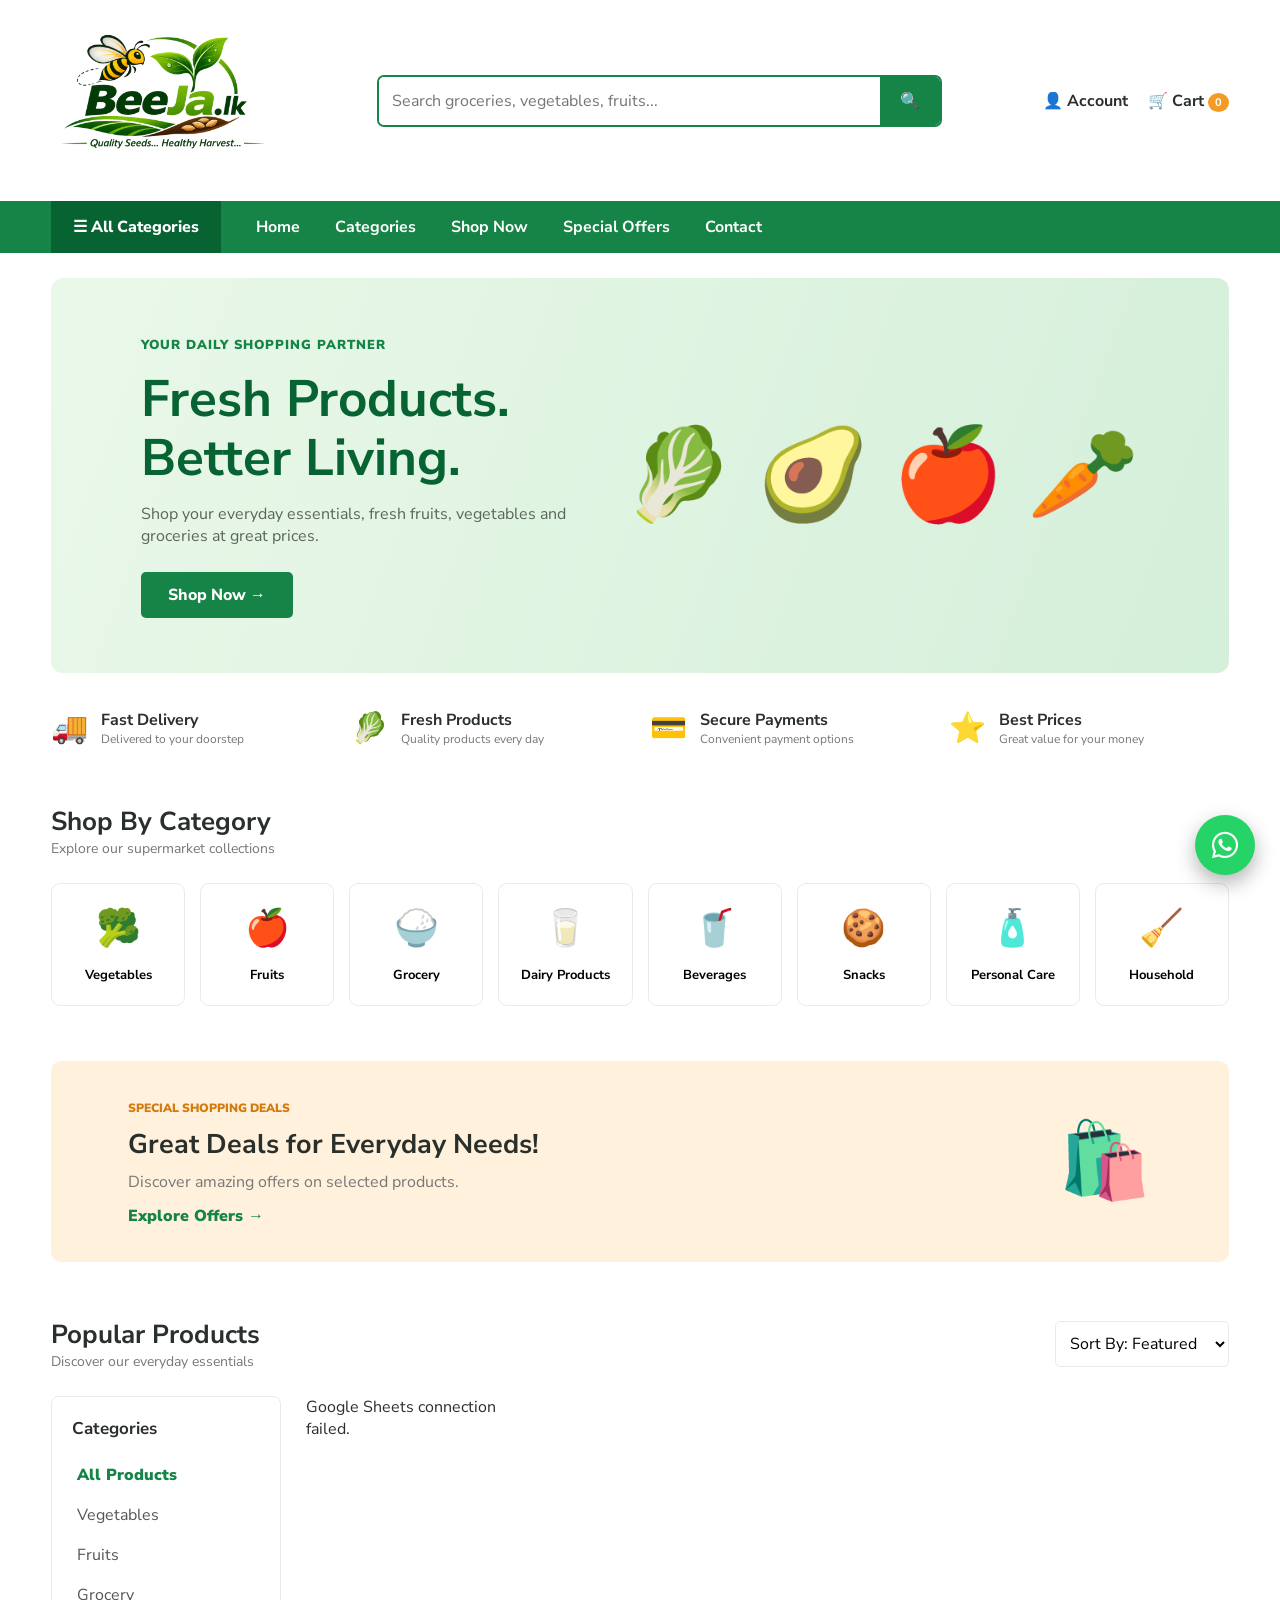
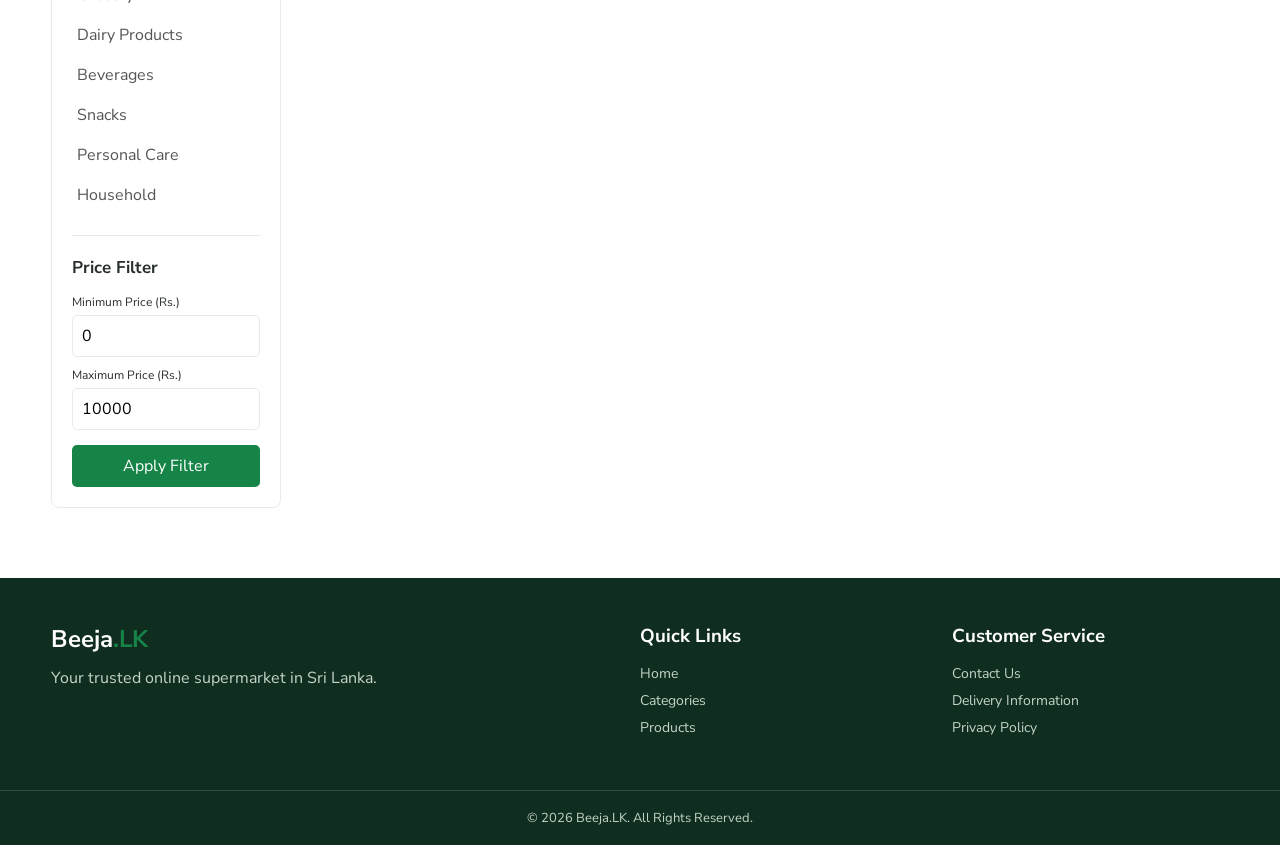
<file: index.html>
<!DOCTYPE html>
<html lang="en">
<head>
    <meta charset="UTF-8">
    <meta name="viewport" content="width=device-width, initial-scale=1.0">

    <title>Beeja.LK | Online market Sri Lanka</title>

    <meta name="description"
          content="Shop groceries, fresh vegetables, fruits, beverages and household essentials online in Sri Lanka.">

    <link rel="stylesheet" href="style.css">
    <link rel="preconnect" href="https://fonts.googleapis.com">
    <link rel="preconnect" href="https://fonts.gstatic.com" crossorigin>
    <link href="https://fonts.googleapis.com/css2?family=Nunito+Sans:wght@400;500;600;700;800;900&display=swap"
          rel="stylesheet">
    <link rel="stylesheet" href="https://cdnjs.cloudflare.com/ajax/libs/font-awesome/6.6.0/css/all.min.css">


<link rel="icon"
      href="images/logo.png"
      type="image/png">
</head>
 
<body>



<!-- HEADER -->
<header class="main-header">

    <a href="index.html" class="logo">
        <span class="logo-icon"> <img src="images/logo.png" alt="Beeja Logo"></span>
     <!-- <span>Beeja<span class="logo-green">.LK</span></span>-->
    </a>

    <div class="search-box">
        <input type="text" id="searchInput"
               placeholder="Search groceries, vegetables, fruits...">
        <button id="searchBtn">🔍</button>
    </div>

    <div class="header-actions">
        <a href="account.html">👤 Account</a>

        <a href="cart.html" class="cart-link">
            🛒 Cart
            <span id="cartCount">0</span>
        </a>
    </div>

</header>

<!-- NAVIGATION -->
<nav class="navigation">

    <button class="category-button" id="categoryToggle">
        ☰ All Categories
    </button>

    <div class="nav-links">
        <a href="index.html">Home</a>
        <a href="#categories">Categories</a>
        <a href="#products">Shop Now</a>
        <a href="#deals">Special Offers</a>
        <a href="#footer">Contact</a>
    </div>

</nav>

<!-- MAIN BANNER -->
<section class="hero">

    <div class="hero-content">
        <span class="hero-label">YOUR DAILY SHOPPING PARTNER</span>

        <h1>Fresh Products.<br>
            Better Living.</h1>

        <p>
            Shop your everyday essentials, fresh fruits,
            vegetables and groceries at great prices.
        </p>

        <a href="#products" class="shop-button">
            Shop Now →
        </a>
    </div>

    <div class="hero-image">
        🥬 🥑 🍎 🥕
    </div>

</section>

<!-- SERVICE FEATURES -->
<section class="service-features">

    <div class="service-item">
        <span>🚚</span>
        <div>
            <strong>Fast Delivery</strong>
            <small>Delivered to your doorstep</small>
        </div>
    </div>

    <div class="service-item">
        <span>🥬</span>
        <div>
            <strong>Fresh Products</strong>
            <small>Quality products every day</small>
        </div>
    </div>

    <div class="service-item">
        <span>💳</span>
        <div>
            <strong>Secure Payments</strong>
            <small>Convenient payment options</small>
        </div>
    </div>

    <div class="service-item">
        <span>⭐</span>
        <div>
            <strong>Best Prices</strong>
            <small>Great value for your money</small>
        </div>
    </div>

</section>

<!-- CATEGORIES -->
<section class="section" id="categories">

    <div class="section-heading">
        <div>
            <h2>Shop By Category</h2>
            <p>Explore our supermarket collections</p>
        </div>
    </div>

    <div class="category-grid">

        <button class="category-card" data-category="Vegetables">
            <span>🥦</span>
            <strong>Vegetables</strong>
        </button>

        <button class="category-card" data-category="Fruits">
            <span>🍎</span>
            <strong>Fruits</strong>
        </button>

        <button class="category-card" data-category="Grocery">
            <span>🍚</span>
            <strong>Grocery</strong>
        </button>

        <button class="category-card" data-category="Dairy">
            <span>🥛</span>
            <strong>Dairy Products</strong>
        </button>

        <button class="category-card" data-category="Beverages">
            <span>🥤</span>
            <strong>Beverages</strong>
        </button>

        <button class="category-card" data-category="Snacks">
            <span>🍪</span>
            <strong>Snacks</strong>
        </button>

        <button class="category-card" data-category="Personal Care">
            <span>🧴</span>
            <strong>Personal Care</strong>
        </button>

        <button class="category-card" data-category="Household">
            <span>🧹</span>
            <strong>Household</strong>
        </button>

    </div>

</section>

<!-- SPECIAL OFFER -->
<section class="offer-banner" id="deals">

    <div>
        <span>SPECIAL SHOPPING DEALS</span>
        <h2>Great Deals for Everyday Needs!</h2>
        <p>Discover amazing offers on selected products.</p>
        <a href="#products">Explore Offers →</a>
    </div>

    <div class="offer-icon">🛍️</div>

</section>

<!-- PRODUCTS -->
<section class="section" id="products">

    <div class="section-heading product-heading">

        <div>
            <h2>Popular Products</h2>
            <p>Discover our everyday essentials</p>
        </div>

        <select id="sortProducts">
            <option value="default">Sort By: Featured</option>
            <option value="low">Price: Low to High</option>
            <option value="high">Price: High to Low</option>
            <option value="name">Name: A to Z</option>
        </select>

    </div>

    <div class="shop-layout">

        <!-- SIDEBAR -->
        <aside class="sidebar">

            <h3>Categories</h3>

            <button class="filter-category active"
                    data-category="All">All Products</button>

            <button class="filter-category"
                    data-category="Vegetables">Vegetables</button>

            <button class="filter-category"
                    data-category="Fruits">Fruits</button>

            <button class="filter-category"
                    data-category="Grocery">Grocery</button>

            <button class="filter-category"
                    data-category="Dairy">Dairy Products</button>

            <button class="filter-category"
                    data-category="Beverages">Beverages</button>

            <button class="filter-category"
                    data-category="Snacks">Snacks</button>

            <button class="filter-category"
                    data-category="Personal Care">Personal Care</button>

            <button class="filter-category"
                    data-category="Household">Household</button>

            <div class="sidebar-divider"></div>

            <h3>Price Filter</h3>

            <label>Minimum Price (Rs.)</label>
            <input type="number" id="minPrice" value="0" min="0">

            <label>Maximum Price (Rs.)</label>
            <input type="number" id="maxPrice" value="10000" min="0">

            <button id="applyFilter" class="filter-button">
                Apply Filter
            </button>

        </aside>

        <!-- PRODUCT GRID -->
        <div class="product-area">

            <div class="product-grid" id="productGrid">
                <!-- Products loaded by JavaScript -->
            </div>

            <p id="noProducts" class="no-products" hidden>
                No products found.
            </p>

        </div>

    </div>

</section>

    
<button id="topBtn">
    ↑
</button>

<a
href="https://wa.me/94764960463"
class="whatsapp-btn"
target="_blank"
rel="noopener noreferrer">

<i class="fa-brands fa-whatsapp"></i>

</a>
<!-- FOOTER -->
<footer id="footer">

    <div class="footer-content">

        <div>
            <h2>Beeja<span>.LK</span></h2>
            <p>Your trusted online supermarket in Sri Lanka.</p>
        </div>

        <div>
            <h3>Quick Links</h3>
            <a href="index.html">Home</a>
            <a href="#categories">Categories</a>
            <a href="#products">Products</a>
        </div>

        <div>
            <h3>Customer Service</h3>
            <a href="#">Contact Us</a>
            <a href="#">Delivery Information</a>
            <a href="#">Privacy Policy</a>
        </div>

    </div>

    <div class="copyright">
        © 2026 Beeja.LK. All Rights Reserved.
    </div>

</footer>

<script src="script.js"></script>
<script src="topbutton.js"></script>
</body>
</html>
</file>
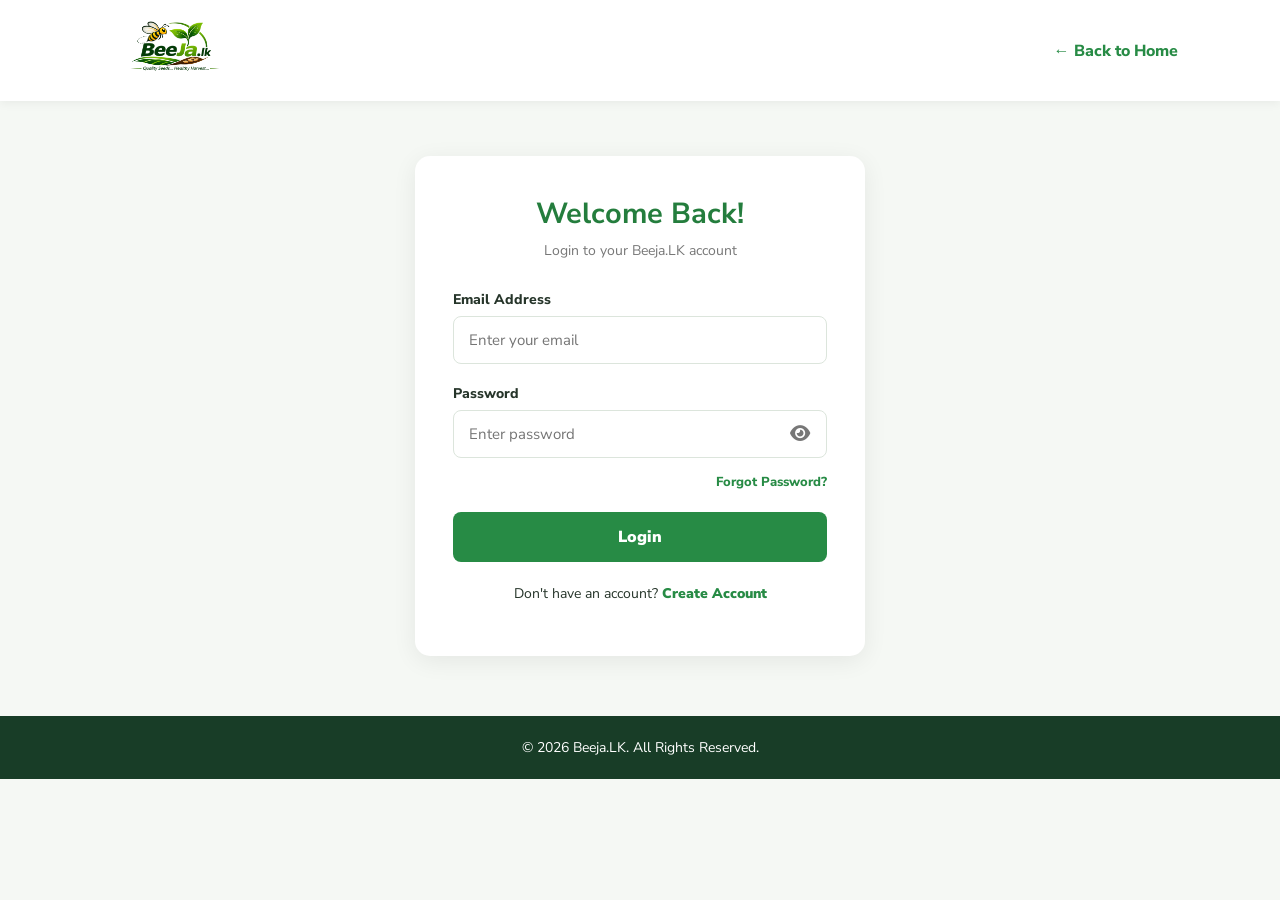
<file: account.html>
<!DOCTYPE html>
<html lang="en">

<head>
    <meta charset="UTF-8">
    <meta name="viewport" content="width=device-width, initial-scale=1.0">

    <title>My Account | Beeja.LK</title>

    <link rel="stylesheet" href="account.css">

    <link rel="stylesheet"
href="https://cdnjs.cloudflare.com/ajax/libs/font-awesome/6.6.0/css/all.min.css">

    <link href="https://fonts.googleapis.com/css2?family=Nunito+Sans:wght@400;500;600;700;800;900&display=swap"
          rel="stylesheet">

    <style>
        [hidden] {
            display: none !important;
        }
    </style>
</head>

<body>

    <!-- HEADER -->
    <header class="account-header">

        <a href="index.html" class="logo">
            <img src="images/logo.png" alt="Beeja Logo">
        </a>

        <a href="index.html" class="back-home">
            ← Back to Home
        </a>

    </header>


    <!-- MAIN ACCOUNT SECTION -->
    <main class="account-container">

        <!-- LOGIN / REGISTER AREA -->
        <section class="auth-box" id="authBox">

            <div class="auth-heading">
                <h1 id="formTitle">Welcome Back!</h1>

                <p id="formDescription">
                    Login to your Beeja.LK account
                </p>
            </div>


            <!-- LOGIN FORM -->
            <form id="loginForm">

                <div class="form-group">
                    <label for="loginEmail">Email Address</label>

                    <input
                        type="email"
                        id="loginEmail"
                        name="email"
                        placeholder="Enter your email"
                        autocomplete="email"
                        required
                    >
                </div>

                <div class="form-group">
                    <label for="loginPassword">Password</label>

                    <div class="password-wrapper">

    <input
        type="password"
        id="loginPassword"
        placeholder="Enter password"
        required
    >

    <button
        type="button"
        class="toggle-password"
        onclick="togglePassword('loginPassword', this)"
        aria-label="Show password"
        title="Show password"
    >
        <i class="fa-solid fa-eye"></i>
    </button>

</div>
                </div>

                <div class="forgot-password">
                    <a href="#" id="forgotPassword">
                        Forgot Password?
                    </a>
                </div>

                <button type="submit" class="auth-button">
                    Login
                </button>

                <p class="switch-text">
                    Don't have an account?
                    <a href="#" id="showRegister">Create Account</a>
                </p>

            </form>


            <!-- REGISTER FORM -->
            <form id="registerForm" hidden>

                <div class="form-group">
                    <label for="registerName">Full Name</label>

                    <input
                        type="text"
                        id="registerName"
                        name="name"
                        placeholder="Enter your full name"
                        autocomplete="name"
                        required
                    >
                </div>

                <div class="form-group">
                    <label for="registerEmail">Email Address</label>

                    <input
                        type="email"
                        id="registerEmail"
                        name="email"
                        placeholder="Enter your email"
                        autocomplete="email"
                        required
                    >
                </div>

                <div class="form-group">
                    <label for="registerPhone">Phone Number</label>

                    <input
                        type="tel"
                        id="registerPhone"
                        name="phone"
                        placeholder="Enter your phone number"
                        autocomplete="tel"
                        required
                    >
                </div>

                <div class="form-group">
                    <label for="registerPassword">Password</label>

                    <div class="password-wrapper">

    <input
        type="password"
        id="registerPassword"
        name="password"
        placeholder="Create a password"
        minlength="8"
        autocomplete="new-password"
        required
    >

    <button
        type="button"
        class="toggle-password"
        onclick="togglePassword('registerPassword', this)"
        aria-label="Show password"
        title="Show password"
    >
        <i class="fa-solid fa-eye"></i>
    </button>

</div>
                </div>

                <button type="submit" class="auth-button">
                    Create Account
                </button>

                <p class="switch-text">
                    Already have an account?
                    <a href="#" id="showLogin">Login</a>
                </p>

            </form>


            <!-- FORGOT PASSWORD FORM -->
            <form id="forgotForm" hidden>

                <h2>Reset Your Password</h2>

                <p id="forgotDescription">
                    Enter your registered email address.
                </p>


                <!-- STEP 1: EMAIL -->
                <div id="otpEmailStep">

                    <div class="form-group">
                        <label for="forgotEmail">Email Address</label>

                        <input
                            type="email"
                            id="forgotEmail"
                            name="forgotEmail"
                            placeholder="Enter registered email"
                            autocomplete="email"
                        >
                    </div>

                    <button
                        type="button"
                        id="sendOtpBtn"
                        class="auth-button"
                    >
                        Send OTP
                    </button>

                </div>


                <!-- STEP 2: OTP -->
                <div id="otpVerifyStep" hidden>

                    <div class="form-group">
                        <label for="otpCode">Enter 6-Digit OTP</label>

                        <input
                            type="text"
                            id="otpCode"
                            name="otp"
                            placeholder="Enter OTP"
                            inputmode="numeric"
                            maxlength="6"
                            pattern="[0-9]{6}"
                            autocomplete="one-time-code"
                        >
                    </div>

                    <button
                        type="button"
                        id="verifyOtpBtn"
                        class="auth-button"
                    >
                        Verify OTP
                    </button>

                    <button
                        type="button"
                        id="resendOtpBtn"
                        onclick="sendPasswordOtp(this)"
                        disabled>
                        Resend OTP (60s)
                    </button>

                </div>


                <!-- STEP 3: NEW PASSWORD -->
                <div id="newPasswordStep" hidden>

                    <div class="form-group">
                        <label for="newPassword">New Password</label>

                        <input
                            type="password"
                            id="newPassword"
                            name="newPassword"
                            minlength="8"
                            placeholder="Enter new password"
                            autocomplete="new-password"
                        >
                    </div>

                    <div class="form-group">
                        <label for="confirmPassword">Confirm Password</label>

                        <input
                            type="password"
                            id="confirmPassword"
                            name="confirmPassword"
                            minlength="8"
                            placeholder="Confirm new password"
                            autocomplete="new-password"
                        >
                    </div>

                    <button
                        type="button"
                        id="saveNewPasswordBtn"
                        class="auth-button"
                    >
                        Save New Password
                    </button>

                </div>


                <p class="switch-text">
                    Remember your password?
                    <a href="#" id="backToLogin">Login</a>
                </p>

            </form>


            <!-- MESSAGE -->
            <p
                id="authMessage"
                class="message"
                role="alert"
                aria-live="polite"
            ></p>

        </section>


        <!-- CUSTOMER DASHBOARD -->
        <section class="dashboard" id="dashboard" hidden>

            <div class="dashboard-heading">

                <div>
                    <span class="welcome-label">MY ACCOUNT</span>

                    <h1>
                        Welcome,
                        <span id="customerName"></span>!
                    </h1>

                    <p>Manage your Beeja.LK account.</p>
                </div>

                <button
                    type="button"
                    id="logoutBtn"
                    class="logout-button"
                >
                    Logout
                </button>

            </div>


            <div class="dashboard-grid">

                <!-- PERSONAL INFORMATION -->
                <div class="dashboard-card">

                    <div class="card-icon">👤</div>

                    <h3>Personal Information</h3>

                    <div class="profile-details">

                        <p>
                            <strong>Name:</strong>
                            <span id="profileName"></span>
                        </p>

                        <p>
                            <strong>Email:</strong>
                            <span id="profileEmail"></span>
                        </p>

                        <p>
                            <strong>Phone:</strong>
                            <span id="profilePhone"></span>
                        </p>

                    </div>

                    <button
                        type="button"
                        id="editProfileBtn"
                        class="secondary-button"
                    >
                        Edit Profile
                    </button>

                </div>


                <!-- SHOPPING CART -->
                <div class="dashboard-card">

                    <div class="card-icon">🛒</div>

                    <h3>Shopping Cart</h3>

                    <p>
                        View your selected products and continue shopping.
                    </p>

                    <a href="cart.html" class="secondary-button">
                        View Cart
                    </a>

                </div>


                <!-- CONTINUE SHOPPING -->
                <div class="dashboard-card">

                    <div class="card-icon">🛍️</div>

                    <h3>Continue Shopping</h3>

                    <p>
                        Explore fresh groceries and everyday essentials.
                    </p>

                    <a href="index.html#products" class="secondary-button">
                        Shop Now
                    </a>

                </div>

            </div>


            <!-- EDIT PROFILE -->
            <div class="edit-profile" id="editProfile" hidden>

                <h2>Edit Personal Information</h2>

                <form id="editForm">

                    <div class="form-group">
                        <label for="editName">Full Name</label>

                        <input
                            type="text"
                            id="editName"
                            required
                        >
                    </div>

                    <div class="form-group">
                        <label for="editPhone">Phone Number</label>

                        <input
                            type="tel"
                            id="editPhone"
                            required
                        >
                    </div>

                    <button type="submit" class="auth-button">
                        Save Changes
                    </button>

                    <button
                        type="button"
                        id="cancelEdit"
                        class="cancel-button"
                    >
                        Cancel
                    </button>

                </form>

            </div>

        </section>

    </main>


    <!-- FOOTER -->
    <footer>
        <p>© 2026 Beeja.LK. All Rights Reserved.</p>
    </footer>


    <!-- ACCOUNT JAVASCRIPT -->
    <script src="account.js"></script>

</body>
</html>
</file>
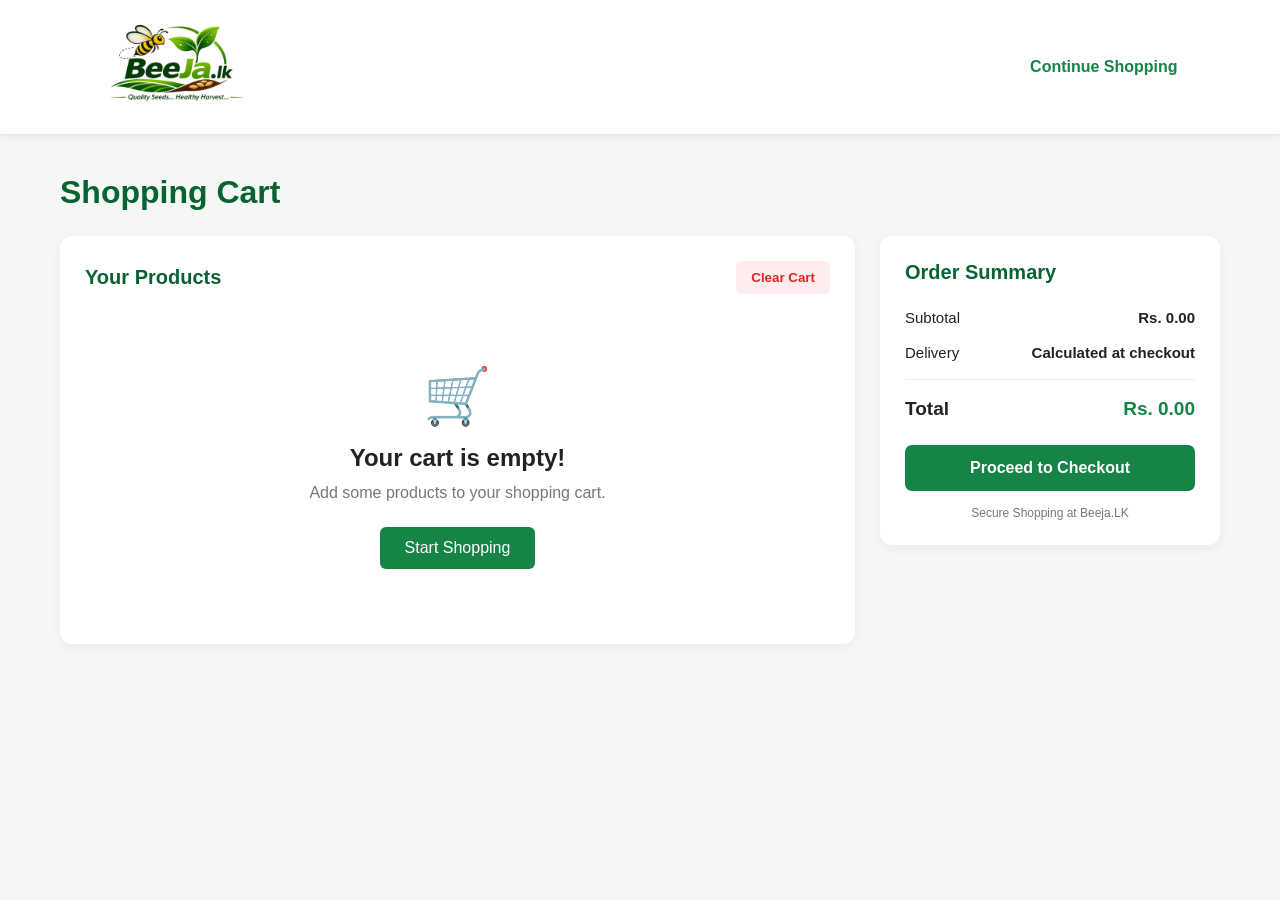
<file: cart.html>
<!DOCTYPE html>
<html lang="en">
<head>
    <meta charset="UTF-8">
    <meta name="viewport" content="width=device-width, initial-scale=1.0">

    <title>Shopping Cart - Beeja.LK</title>

    <link rel="stylesheet" href="cart.css">
</head>

<body>

<header class="cart-header">
    <a href="index.html" class="logo">
        <img src="images/logo.png" alt="Beeja.LK Logo">
    </a>

    <a href="index.html" class="continue-btn">
        Continue Shopping
    </a>
</header>

<main class="cart-container">

    <h1>Shopping Cart</h1>

    <div class="cart-layout">

        <section class="cart-products">

            <div class="cart-title">
                <h2>Your Products</h2>
                <button id="clearCartBtn" class="clear-btn">
                    Clear Cart
                </button>
            </div>

            <div id="cartItems"></div>

            <div id="emptyCart" class="empty-cart" hidden>
                <div class="empty-icon">🛒</div>
                <h2>Your cart is empty!</h2>
                <p>Add some products to your shopping cart.</p>

                <a href="index.html#products">
                    Start Shopping
                </a>
            </div>

        </section>

        <aside class="cart-summary">

            <h2>Order Summary</h2>

            <div class="summary-row">
                <span>Subtotal</span>
                <strong id="subtotal">Rs. 0.00</strong>
            </div>

            <div class="summary-row">
                <span>Delivery</span>
                <strong id="delivery">Calculated at checkout</strong>
            </div>

            <hr>

            <div class="summary-row total-row">
                <span>Total</span>
                <strong id="total">Rs. 0.00</strong>
            </div>

            <a href="checkout.html" class="checkout-btn" id="checkoutBtn">
                Proceed to Checkout
            </a>

            <p class="secure-text">Secure Shopping at Beeja.LK</p>

        </aside>

    </div>

</main>

<script src="cart.js"></script>

</body>
</html>
</file>
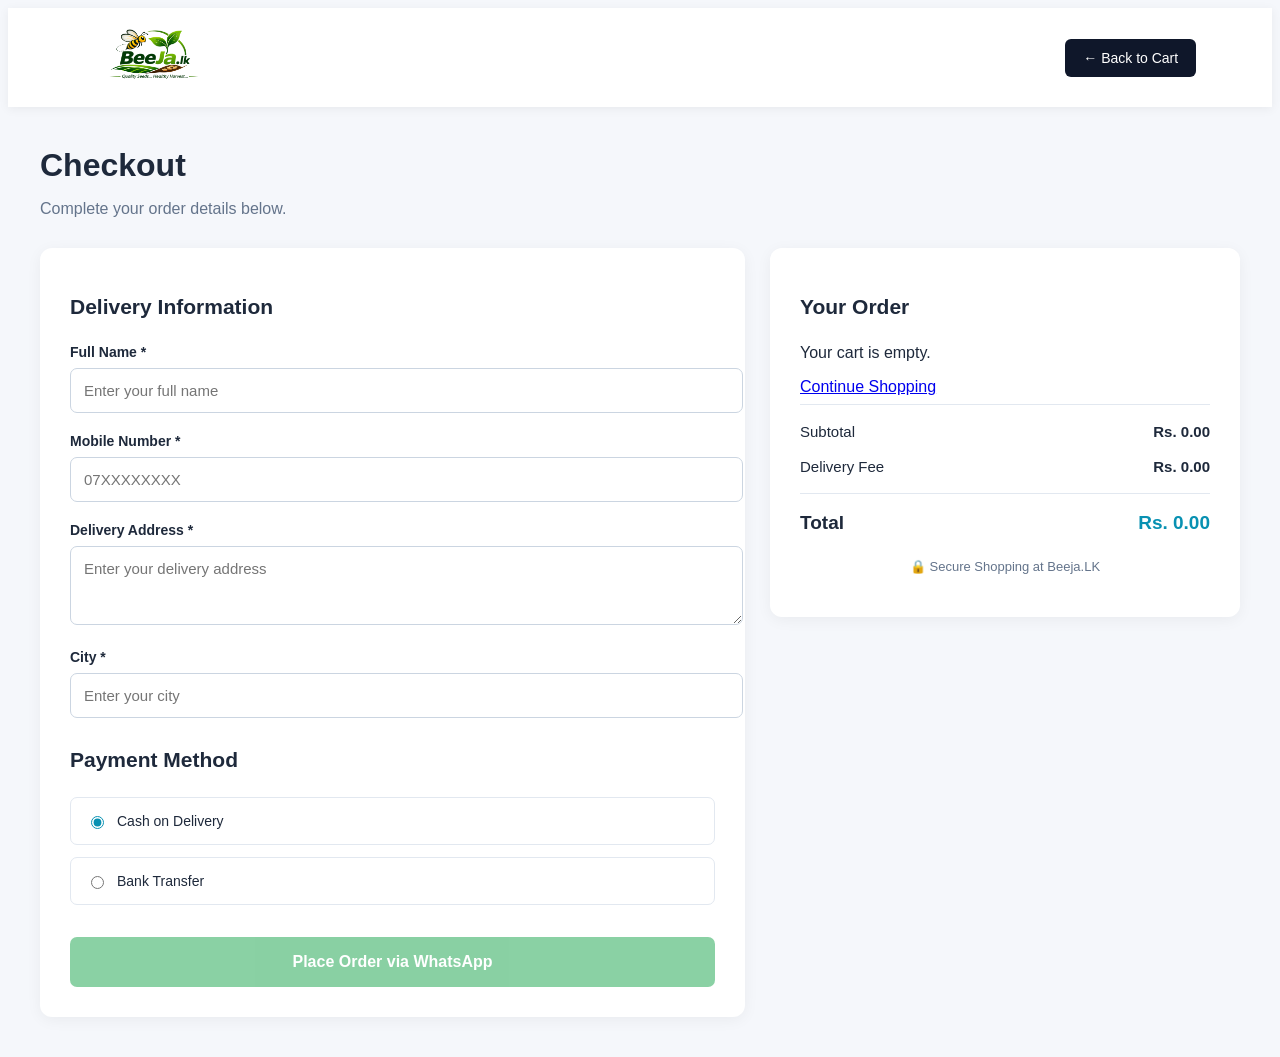
<file: checkout.html>
<!DOCTYPE html>
<html lang="en">

<head>
    <meta charset="UTF-8">
    <meta name="viewport" content="width=device-width, initial-scale=1.0">

    <title>Checkout - Beeja.LK</title>

    <link rel="stylesheet" href="checkout.css">
</head>

<body>

<header class="checkout-header">

    <a href="index.html" class="logo">
        <img src="images/logo.png" alt="Beeja.LK">
    </a>

    <a href="cart.html" class="back-btn">
        ← Back to Cart
    </a>

</header>


<main class="checkout-container">

    <h1>Checkout</h1>

    <p class="subtitle">Complete your order details below.</p>

    <div class="checkout-layout">

        <!-- CUSTOMER DETAILS -->

        <section class="customer-details">

            <h2>Delivery Information</h2>

            <form id="checkoutForm">

                <div class="form-group">
                    <label for="customerName">Full Name *</label>

                    <input
                        type="text"
                        id="customerName"
                        placeholder="Enter your full name"
                        required>
                </div>


                <div class="form-group">
                    <label for="phone">Mobile Number *</label>

                    <input
                        type="tel"
                        id="phone"
                        placeholder="07XXXXXXXX"
                        pattern="0[0-9]{9}"
                        maxlength="10"
                        required>
                </div>


                <div class="form-group">
                    <label for="address">Delivery Address *</label>

                    <textarea
                        id="address"
                        rows="3"
                        placeholder="Enter your delivery address"
                        required></textarea>
                </div>


                <div class="form-group">
                    <label for="city">City *</label>

                    <input
                        type="text"
                        id="city"
                        placeholder="Enter your city"
                        required>
                </div>


                <h2 class="payment-heading">Payment Method</h2>

                <div class="payment-option">

                    <label>
                        <input
                            type="radio"
                            name="payment"
                            value="Cash on Delivery"
                            checked>

                        Cash on Delivery
                    </label>

                </div>


                <div class="payment-option">

                    <label>
                        <input
                            type="radio"
                            name="payment"
                            value="Bank Transfer">

                        Bank Transfer
                    </label>

                </div>


                <!-- BANK DETAILS -->

                <div id="bankDetails" class="bank-details" hidden>

                    <h3>Bank Account Details</h3>

                    <p>Bank: TEST</p>

                    <p>Account Name: TEST NAME</p>

                    <p>Account Number: 11111111</p>

                    <p>Branch: MAHO </p>

                    <small>
                        Please transfer the payment and send your payment
                        receipt through WhatsApp.
                    </small>

                </div>


                <button type="submit" id="placeOrderBtn">
                    Place Order via WhatsApp
                </button>

            </form>

        </section>


        <!-- ORDER SUMMARY -->

        <aside class="order-summary">

            <h2>Your Order</h2>

            <div id="checkoutItems"></div>

            <hr>

            <div class="summary-row">
                <span>Subtotal</span>
                <strong id="checkoutSubtotal">Rs. 0.00</strong>
            </div>

            <div class="summary-row">
                <span>Delivery Fee</span>
                <strong id="deliveryFee">Rs. 500.00</strong>
            </div>

            <hr>

            <div class="summary-row total-row">
                <span>Total</span>
                <strong id="checkoutTotal">Rs. 500.00</strong>
            </div>

            <p class="secure-text">
                🔒 Secure Shopping at Beeja.LK
            </p>

        </aside>

    </div>

</main>


<script src="checkout.js"></script>

</body>
</html>
</file>
<file: style.css>
* {
    margin: 0;
    padding: 0;
    box-sizing: border-box;
}

:root {
    --green: #168447;
    --dark-green: #086333;
    --light-green: #edf8ef;
    --text: #292f2b;
    --muted: #777;
    --border: #e8ece8;
}

body {
    font-family: 'Nunito Sans', sans-serif;
    color: var(--text);
    background: #fff;
}

a {
    text-decoration: none;
    color: inherit;
}

button, input, select {
    font: inherit;
}

/* TOP BAR */

.top-bar {
    background: var(--dark-green);
    color: white;
    text-align: center;
    padding: 9px;
    font-size: 13px;
}

/* HEADER */

.main-header {
    max-width: 1400px;
    margin: auto;
    padding: 20px 4%;
    display: flex;
    align-items: center;
    justify-content: space-between;
    gap: 25px;
}

.logo {
    font-size: 27px;
    font-weight: 900;
    white-space: nowrap;
}

.logo img {
    width: 225px;
    height: 150px;
    object-fit: cover;
    border-radius: 5%;
}

.logo-icon {
    font-size: 30px;
}

.logo-green,
.footer-content h2 span {
    color: var(--green);
}

.search-box {
    display: flex;
    width: 48%;
    border: 2px solid var(--green);
    border-radius: 7px;
    overflow: hidden;
}

.search-box input {
    flex: 1;
    border: none;
    outline: none;
    padding: 13px;
    min-width: 0;
}

.search-box button {
    background: var(--green);
    color: white;
    border: none;
    padding: 0 20px;
    cursor: pointer;
}

.header-actions {
    display: flex;
    gap: 20px;
    align-items: center;
    font-weight: 700;
    white-space: nowrap;
}

.cart-link {
    position: relative;
}

#cartCount {
    background: #f39b24;
    color: white;
    padding: 2px 7px;
    border-radius: 50%;
    font-size: 11px;
}

/* NAVIGATION */

.navigation {
    background: var(--green);
    color: white;
    display: flex;
    align-items: center;
    padding: 0 4%;
    gap: 35px;
}

.category-button {
    background: var(--dark-green);
    border: none;
    color: white;
    padding: 15px 22px;
    cursor: pointer;
    font-weight: 800;
}

.nav-links {
    display: flex;
    align-items: center;
    gap: 35px;
}

.nav-links a {
    padding: 15px 0;
    font-weight: 700;
}

.nav-links a:hover {
    color: #d7f6dc;
}

/* HERO */

.hero {
    max-width: 1400px;
    margin: 25px auto;
    width: 92%;
    min-height: 340px;
    background: linear-gradient(110deg, #eaf8e9, #d4efda);
    border-radius: 12px;
    padding: 55px 7%;
    display: flex;
    justify-content: space-between;
    align-items: center;
}

.hero-label {
    color: var(--green);
    font-weight: 900;
    font-size: 13px;
    letter-spacing: 1px;
}

.hero h1 {
    font-size: clamp(32px, 4vw, 52px);
    line-height: 1.15;
    margin: 15px 0;
    color: var(--dark-green);
}

.hero p {
    color: #59665b;
    max-width: 480px;
    margin-bottom: 25px;
}

.shop-button {
    display: inline-block;
    background: var(--green);
    color: white;
    padding: 12px 27px;
    border-radius: 5px;
    font-weight: 800;
}

.hero-image {
    font-size: clamp(45px, 8vw, 90px);
}

/* SERVICE FEATURES */

.service-features {
    max-width: 1300px;
    margin: 35px auto;
    padding: 0 4%;
    display: grid;
    grid-template-columns: repeat(4, 1fr);
    gap: 20px;
}

.service-item {
    display: flex;
    align-items: center;
    gap: 13px;
}

.service-item > span {
    font-size: 30px;
}

.service-item strong,
.service-item small {
    display: block;
}

.service-item small {
    color: var(--muted);
    font-size: 12px;
}

/* GENERAL SECTIONS */

.section {
    max-width: 1400px;
    margin: 55px auto;
    padding: 0 4%;
}

.section-heading {
    display: flex;
    justify-content: space-between;
    align-items: center;
    margin-bottom: 25px;
    gap: 15px;
}

.section-heading h2 {
    font-size: 26px;
}

.section-heading p {
    color: var(--muted);
    font-size: 14px;
}

/* CATEGORIES */

.category-grid {
    display: grid;
    grid-template-columns: repeat(8, 1fr);
    gap: 15px;
}

.category-card {
    border: 1px solid var(--border);
    background: white;
    border-radius: 9px;
    padding: 20px 8px;
    cursor: pointer;
    transition: .2s;
}

.category-card:hover {
    border-color: var(--green);
    background: var(--light-green);
    transform: translateY(-3px);
}

.category-card span {
    display: block;
    font-size: 36px;
    margin-bottom: 10px;
}

.category-card strong {
    font-size: 13px;
}

/* OFFER BANNER */

.offer-banner {
    max-width: 1300px;
    width: 92%;
    margin: 55px auto;
    padding: 35px 6%;
    background: #fff1dc;
    border-radius: 10px;
    display: flex;
    justify-content: space-between;
    align-items: center;
}

.offer-banner span {
    color: #d47b10;
    font-weight: 900;
    font-size: 12px;
}

.offer-banner h2 {
    margin: 8px 0;
    font-size: 27px;
}

.offer-banner p {
    color: #777;
    margin-bottom: 12px;
}

.offer-banner a {
    color: var(--green);
    font-weight: 900;
}

.offer-icon {
    font-size: 75px;
}

/* PRODUCT SECTION */

.product-heading select {
    padding: 10px;
    border: 1px solid var(--border);
    border-radius: 5px;
    background: white;
}

.shop-layout {
    display: grid;
    grid-template-columns: 230px 1fr;
    gap: 25px;
}

.sidebar {
    border: 1px solid var(--border);
    border-radius: 8px;
    padding: 20px;
    height: fit-content;
}

.sidebar h3 {
    margin-bottom: 15px;
    font-size: 17px;
}

.filter-category {
    display: block;
    width: 100%;
    text-align: left;
    border: none;
    background: white;
    padding: 9px 5px;
    cursor: pointer;
    color: #555;
}

.filter-category:hover,
.filter-category.active {
    color: var(--green);
    font-weight: 900;
}

.sidebar-divider {
    border-top: 1px solid var(--border);
    margin: 20px 0;
}

.sidebar label {
    display: block;
    font-size: 12px;
    margin: 10px 0 5px;
}

.sidebar input {
    width: 100%;
    padding: 9px;
    border: 1px solid var(--border);
    border-radius: 5px;
    outline-color: var(--green);
}

.filter-button {
    width: 100%;
    background: var(--green);
    color: white;
    border: none;
    padding: 10px;
    border-radius: 5px;
    margin-top: 15px;
    cursor: pointer;
}

/* PRODUCT CARDS */

.product-grid {
    display: grid;
    grid-template-columns: repeat(4, minmax(0, 1fr));
    gap: 18px;
}

.product-card {
    position: relative;
    border: 1px solid var(--border);
    border-radius: 9px;
    overflow: hidden;
    transition: .2s;
    background: white;
}

.product-card:hover {
    border-color: var(--green);
    box-shadow: 0 5px 18px #00000010;
    transform: translateY(-3px);
}

.product-image {
    height: 170px;
    background: #f8faf7;
    display: flex;
    justify-content: center;
    align-items: center;
    padding: 15px;
}

.product-image img {

height: 180px;
object-fit: cover;
border-radius: 10px;
margin-top: 10px;
margin-bottom: 10px;
transition: 0.3s ease;
}

.product-info {
    padding: 15px;
}

.product-category {
    color: var(--green);
    font-size: 11px;
    font-weight: 800;
    text-transform: uppercase;
}

.product-name {
    font-size: 14px;
    min-height: 42px;
    margin: 7px 0;
    line-height: 1.5;
}

.product-price {
    color: var(--dark-green);
    font-size: 19px;
    font-weight: 900;
}

.product-old-price {
    color: #999;
    text-decoration: line-through;
    font-size: 12px;
    margin-left: 5px;
}

.discount {
    position: absolute;
    top: 10px;
    left: 10px;
    background: #e94c43;
    color: white;
    padding: 4px 8px;
    border-radius: 4px;
    font-size: 11px;
    font-weight: 900;
}
/* QUANTITY SELECTOR */

.quantity-selector {
    display: flex;
    align-items: center;
    justify-content: center;
    gap: 12px;
    margin: 12px 0;
}

.quantity-selector button {
    width: 35px;
    height: 35px;
    border: 1px solid #ddd;
    background: #f5f5f5;
    color: #222;
    font-size: 20px;
    font-weight: bold;
    border-radius: 5px;
    cursor: pointer;
}

.quantity-selector button:hover {
    background: #168747;
    color: white;
}

.quantity-selector input {
    width: 55px;
    height: 35px;
    text-align: center;
    border: 1px solid #ddd;
    border-radius: 5px;
    font-size: 15px;
    font-weight: 600;
}

.quantity-selector input::-webkit-inner-spin-button,
.quantity-selector input::-webkit-outer-spin-button {
    opacity: 1;
}
.add-cart {
    width: 100%;
    margin-top: 12px;
    background: var(--green);
    border: none;
    border-radius: 5px;
    color: white;
    padding: 10px;
    font-weight: 800;
    cursor: pointer;
}

.add-cart:hover,
.filter-button:hover {
    background: var(--dark-green);
}

.no-products {
    text-align: center;
    padding: 50px;
    color: var(--muted);
}

/* FOOTER */

footer {
    background: #102e20;
    color: white;
    margin-top: 70px;
}

.footer-content {
    max-width: 1300px;
    margin: auto;
    padding: 45px 4%;
    display: grid;
    grid-template-columns: 2fr 1fr 1fr;
    gap: 35px;
}

.footer-content h2 {
    margin-bottom: 12px;
}

.footer-content p {
    color: #c3d3c8;
}

.footer-content h3 {
    margin-bottom: 15px;
}

.footer-content a {
    display: block;
    color: #c3d3c8;
    margin: 8px 0;
    font-size: 14px;
}

.copyright {
    border-top: 1px solid #ffffff25;
    text-align: center;
    padding: 18px;
    color: #c3d3c8;
    font-size: 13px;
}

/* MOBILE RESPONSIVE */

@media(max-width: 1000px) {
    .category-grid {
        grid-template-columns: repeat(4, 1fr);
    }

    .product-grid {
        grid-template-columns: repeat(3, minmax(0, 1fr));
    }

    .service-features {
        grid-template-columns: repeat(2, 1fr);
    }
}

@media(max-width: 700px) {

    .main-header {
        flex-wrap: wrap;
        gap: 15px;
    }

    .logo {
        font-size: 23px;
    }

    .logo img {
        width: 100px;    
        height: 80px;
        object-fit: cover;
        border-radius: 5%;
    }
    .search-box {
        width: 100%;
        order: 3;
    }

    .header-actions {
        margin-left: auto;
        gap: 12px;
        font-size: 13px;
    }

    .navigation {
        padding: 0 4%;
        overflow-x: auto;
        gap: 15px;
    }

    .nav-links {
        gap: 20px;
        white-space: nowrap;
    }

    .hero {
        min-height: 280px;
        padding: 30px 7%;
    }

    .hero-image {
        display: none;
    }

    .shop-layout {
        grid-template-columns: 1fr;
    }

    .sidebar {
        display: block;
    }

    .product-grid {
        grid-template-columns: repeat(2, minmax(0, 1fr));
        gap: 10px;
    }

    .product-image {
        height: 135px;
    }

    .product-info {
        padding: 10px;
    }

    .product-name {
        font-size: 12px;
    }

    .category-grid {
        grid-template-columns: repeat(4, 1fr);
        gap: 8px;
    }

    .category-card {
        padding: 15px 3px;
    }

    .category-card span {
        font-size: 28px;
    }

    .category-card strong {
        font-size: 10px;
    }

    .service-features {
        gap: 15px;
    }

    .service-item small {
        font-size: 10px;
    }

    .offer-icon {
        display: none;
    }

    .offer-banner h2 {
        font-size: 22px;
    }

    .product-heading {
        align-items: flex-start;
        flex-direction: column;
    }

    .footer-content {
        grid-template-columns: 1fr;
    }
}

#topBtn{
    position:fixed;
    bottom:100px;
    right:25px;
    width:55px;
    height:55px;
    border:none;
    border-radius:50%;
    background:#38bdf8;
    color:#111827;
    font-size:22px;
    cursor:pointer;
    display:none;
    z-index:999;
    box-shadow:0 5px 15px rgba(0,0,0,.3);
}

#topBtn:hover{
    background:#0ea5e9;
    color:white;
}

@media (max-width:480px){

    #topBtn,
    .whatsapp-btn{
        width:50px;
        height:50px;
    }
}
/*=========================================
WHATSAPP BUTTON
=========================================*/

.whatsapp-btn{
    position:fixed;
    right:25px;
    bottom:25px;
    width:60px;
    height:60px;
    border-radius:50%;
    background:#25D366;
    display:flex;
    justify-content:center;
    align-items:center;
    color:#fff;
    font-size:30px;
    text-decoration:none;
    box-shadow:0 8px 20px rgba(0,0,0,.3);
    z-index:999;
    transition:.3s;
}

.whatsapp-btn:hover{
    transform:scale(1.1);
}
</file>
<file: account.css>
/* =================================
   BEEJA.LK ACCOUNT PAGE
================================= */

* {
    margin: 0;
    padding: 0;
    box-sizing: border-box;
}

body {
    font-family: 'Nunito Sans', sans-serif;
    background: #f5f8f4;
    color: #26352a;
    min-height: 100vh;
}


/* HEADER */

.account-header {
    display: flex;
    justify-content: space-between;
    align-items: center;
    padding: 15px 8%;
    background: #ffffff;
    box-shadow: 0 2px 10px rgba(0,0,0,0.06);
}

.logo img {
    width: 145px;
    max-height: 65px;
    object-fit: contain;
}

.back-home {
    text-decoration: none;
    color: #278b45;
    font-weight: 800;
}


/* MAIN CONTAINER */

.account-container {
    max-width: 1100px;
    width: 92%;
    margin: 55px auto;
}

/* Password Input Wrapper */

.password-wrapper {
    position: relative;
    width: 100%;
}

/* Password Input */

.password-wrapper input {
    width: 100%;
    padding: 13px 45px 13px 15px;
    box-sizing: border-box;
}

/* Eye Icon Button */

.toggle-password {
    position: absolute;
    right: 12px;
    top: 50%;
    transform: translateY(-50%);

    background: transparent;
    border: none;
    outline: none;

    color: #777;
    font-size: 18px;

    cursor: pointer;
    padding: 5px;
}

.toggle-password:hover {
    color: #218c45;
}
.password-wrapper {
    position: relative;
    width: 100%;
}

.password-wrapper input {
    width: 100%;
    padding-right: 45px;
    box-sizing: border-box;
}

.toggle-password {
    position: absolute;
    right: 12px;
    top: 50%;
    transform: translateY(-50%);
    background: transparent;
    border: none;
    color: #777;
    font-size: 18px;
    cursor: pointer;
}

.toggle-password:hover {
    color: #218c45;
}
/* =================================
   FORGOT PASSWORD AND OTP
================================= */

.forgot-password {
    text-align: right;
    margin: -8px 0 20px;
}

.forgot-password a {
    color: #278b45;
    font-size: 13px;
    font-weight: 800;
    text-decoration: none;
}

.forgot-password a:hover {
    text-decoration: underline;
}

#forgotForm h2 {
    color: #247d3d;
    margin-bottom: 10px;
    text-align: center;
}

#forgotForm #forgotDescription {
    text-align: center;
    color: #777;
    margin-bottom: 25px;
    font-size: 14px;
}

#otpCode {
    text-align: center;
    letter-spacing: 8px;
    font-size: 23px;
    font-weight: 900;
}



#forgotForm [hidden] {
    display: none !important;
}
/* =================================
   RESEND OTP BUTTON
================================= */

#resendOtpBtn {
    display: block;
    width: 100%;
    max-width: 100%;
    margin-top: 12px;
    padding: 13px 20px;

    background: #ffffff;
    color: #218c45;

    border: 2px solid #218c45;
    border-radius: 8px;

    font-size: 15px;
    font-weight: 600;

    cursor: pointer;
    transition: all 0.3s ease;
}

/* Hover Effect */

#resendOtpBtn:not(:disabled):hover {
    background: #218c45;
    color: #ffffff;
    transform: translateY(-2px);
    box-shadow: 0 4px 10px rgba(33, 140, 69, 0.2);
}

/* Disabled - Countdown */

#resendOtpBtn:disabled {
    background: #eeeeee;
    color: #888888;
    border-color: #dddddd;
    cursor: not-allowed;
    opacity: 0.8;
    transform: none;
    box-shadow: none;
}

/* Mobile Responsive */

@media (max-width: 480px) {
    #resendOtpBtn {
        padding: 12px;
        font-size: 14px;
    }
}

/* LOGIN REGISTER BOX */

.auth-box {
    max-width: 450px;
    margin: auto;
    background: white;
    padding: 38px;
    border-radius: 15px;
    box-shadow: 0 5px 25px rgba(0,0,0,0.07);
}

.auth-heading {
    text-align: center;
    margin-bottom: 30px;
}

.auth-heading h1 {
    font-size: 29px;
    color: #247d3d;
    margin-bottom: 8px;
}

.auth-heading p {
    color: #777;
    font-size: 14px;
}


/* FORM */

.form-group {
    margin-bottom: 20px;
}

.form-group label {
    display: block;
    margin-bottom: 7px;
    font-weight: 800;
    font-size: 14px;
}

.form-group input {
    width: 100%;
    padding: 13px 15px;
    border: 1px solid #dce5dc;
    border-radius: 8px;
    outline: none;
    font-family: inherit;
    font-size: 15px;
    transition: 0.3s;
}

.form-group input:focus {
    border-color: #2b984c;
    box-shadow: 0 0 0 3px rgba(43,152,76,0.1);
}


/* BUTTONS */

.auth-button {
    width: 100%;
    padding: 14px;
    border: none;
    border-radius: 8px;
    background: #278b45;
    color: white;
    font-family: inherit;
    font-size: 16px;
    font-weight: 900;
    cursor: pointer;
    transition: 0.3s;
}

.auth-button:hover {
    background: #176d32;
    transform: translateY(-2px);
}

.switch-text {
    text-align: center;
    margin-top: 22px;
    font-size: 14px;
}

.switch-text a {
    color: #278b45;
    font-weight: 900;
    text-decoration: none;
}

.message {
    text-align: center;
    margin-top: 15px;
    font-size: 14px;
    font-weight: 800;
    color: #d93025;
}


/* DASHBOARD */

.dashboard {
    width: 100%;
}

.dashboard-heading {
    display: flex;
    justify-content: space-between;
    align-items: center;
    gap: 20px;
    margin-bottom: 30px;
}

.welcome-label {
    color: #278b45;
    font-size: 12px;
    font-weight: 900;
    letter-spacing: 2px;
}

.dashboard-heading h1 {
    font-size: 30px;
    margin: 8px 0;
}

.dashboard-heading p {
    color: #777;
}

.logout-button {
    padding: 11px 22px;
    border: none;
    border-radius: 8px;
    background: #e74c3c;
    color: white;
    font-family: inherit;
    font-weight: 800;
    cursor: pointer;
}

.logout-button:hover {
    background: #c0392b;
}


/* DASHBOARD CARDS */

.dashboard-grid {
    display: grid;
    grid-template-columns: repeat(3, 1fr);
    gap: 22px;
}

.dashboard-card {
    background: white;
    padding: 27px;
    border-radius: 13px;
    box-shadow: 0 4px 18px rgba(0,0,0,0.05);
    border: 1px solid #edf1ed;
}

.card-icon {
    font-size: 35px;
    margin-bottom: 15px;
}

.dashboard-card h3 {
    font-size: 19px;
    margin-bottom: 15px;
}

.dashboard-card p {
    font-size: 14px;
    color: #777;
    margin-bottom: 12px;
    line-height: 1.7;
}

.profile-details p {
    color: #555;
    overflow-wrap: anywhere;
}

.profile-details strong {
    color: #26352a;
}


/* SECONDARY BUTTON */

.secondary-button {
    display: inline-block;
    margin-top: 12px;
    padding: 11px 18px;
    border: none;
    border-radius: 7px;
    background: #278b45;
    color: white;
    text-decoration: none;
    font-family: inherit;
    font-size: 14px;
    font-weight: 800;
    cursor: pointer;
}

.secondary-button:hover {
    background: #176d32;
}


/* EDIT PROFILE */

.edit-profile {
    max-width: 500px;
    background: white;
    margin-top: 30px;
    padding: 30px;
    border-radius: 12px;
    box-shadow: 0 4px 18px rgba(0,0,0,0.05);
}

.edit-profile h2 {
    margin-bottom: 25px;
    color: #247d3d;
}

.cancel-button {
    width: 100%;
    margin-top: 12px;
    padding: 12px;
    border: 1px solid #ccc;
    border-radius: 8px;
    background: white;
    font-family: inherit;
    font-weight: 800;
    cursor: pointer;
}


/* FOOTER */

footer {
    margin-top: 60px;
    padding: 22px;
    text-align: center;
    background: #183d27;
    color: white;
    font-size: 14px;
}


/* HIDDEN */

[hidden] {
    display: none !important;
}


/* MOBILE RESPONSIVE */

@media(max-width: 768px) {

    .account-header {
        padding: 12px 5%;
    }

    .logo img {
        width: 110px;
    }

    .account-container {
        margin: 30px auto;
    }

    .auth-box {
        padding: 25px 20px;
    }

    .auth-heading h1 {
        font-size: 25px;
    }

    .dashboard-heading {
        align-items: flex-start;
        flex-direction: column;
    }

    .dashboard-heading h1 {
        font-size: 24px;
    }

    .dashboard-grid {
        grid-template-columns: 1fr;
    }

    .edit-profile {
        padding: 22px;
    }
}

@media(max-width: 400px) {

    .back-home {
        font-size: 13px;
    }

    .logo img {
        width: 95px;
    }

}
</file>
<file: cart.css>
* {
    margin: 0;
    padding: 0;
    box-sizing: border-box;
}

body {
    font-family: 'Nunito Sans', Arial, sans-serif;
    background: #f5f7f5;
    color: #222;
}

/* HEADER */

.cart-header {
    display: flex;
    justify-content: space-between;
    align-items: center;
    padding: 15px 8%;
    background: white;
    box-shadow: 0 2px 8px rgba(0,0,0,0.08);
}

.logo img {
    width: 150px;
    height: auto;
    object-fit: contain;
}

.continue-btn {
    text-decoration: none;
    color: #168447;
    font-weight: 700;
}

/* MAIN */

.cart-container {
    max-width: 1200px;
    margin: 40px auto;
    padding: 0 20px;
}

.cart-container h1 {
    margin-bottom: 25px;
    color: #086333;
}

.cart-layout {
    display: grid;
    grid-template-columns: 1fr 340px;
    gap: 25px;
    align-items: start;
}

/* PRODUCTS */

.cart-products,
.cart-summary {
    background: white;
    padding: 25px;
    border-radius: 12px;
    box-shadow: 0 3px 12px rgba(0,0,0,0.05);
}

.cart-title {
    display: flex;
    justify-content: space-between;
    align-items: center;
    margin-bottom: 20px;
}

.cart-title h2,
.cart-summary h2 {
    font-size: 20px;
    color: #086333;
}

.clear-btn {
    border: none;
    background: #ffecec;
    color: #dc2626;
    padding: 9px 15px;
    border-radius: 6px;
    cursor: pointer;
    font-weight: bold;
}

/* CART ITEM */

.cart-item {
    display: grid;
    grid-template-columns: 100px 1fr auto;
    gap: 18px;
    align-items: center;
    padding: 18px 0;
    border-bottom: 1px solid #eee;
}

.cart-item img {
    width: 100px;
    height: 100px;
    object-fit: contain;
    border: 1px solid #eee;
    border-radius: 8px;
    padding: 5px;
}

.product-info h3 {
    font-size: 16px;
    margin-bottom: 8px;
}

.product-price {
    color: #168447;
    font-weight: bold;
    margin-bottom: 12px;
}

/* QUANTITY */

.quantity-control {
    display: flex;
    align-items: center;
    gap: 0;
}

.quantity-control button {
    width: 32px;
    height: 32px;
    border: 1px solid #ddd;
    background: #f7f7f7;
    cursor: pointer;
    font-size: 18px;
}

.quantity-control input {
    width: 45px;
    height: 32px;
    text-align: center;
    border: 1px solid #ddd;
    outline: none;
}

.item-right {
    text-align: right;
}

.item-total {
    font-weight: bold;
    color: #168447;
    margin-bottom: 12px;
}

.remove-btn {
    border: none;
    background: none;
    color: #dc2626;
    cursor: pointer;
    font-size: 13px;
}

/* SUMMARY */

.cart-summary h2 {
    margin-bottom: 25px;
}

.summary-row {
    display: flex;
    justify-content: space-between;
    gap: 12px;
    margin: 18px 0;
    font-size: 15px;
}

.summary-row strong {
    text-align: right;
}

.cart-summary hr {
    border: none;
    border-top: 1px solid #eee;
}

.total-row {
    font-size: 19px;
    font-weight: bold;
}

.total-row strong {
    color: #168447;
}

.checkout-btn {
    display: block;
    width: 100%;
    padding: 14px;
    margin-top: 25px;
    background: #168447;
    color: white;
    text-align: center;
    text-decoration: none;
    border-radius: 7px;
    font-weight: bold;
}

.checkout-btn:hover {
    background: #086333;
}

.secure-text {
    text-align: center;
    font-size: 12px;
    color: #777;
    margin-top: 15px;
}

/* EMPTY CART */

.empty-cart {
    text-align: center;
    padding: 50px 15px;
}

.empty-icon {
    font-size: 55px;
    margin-bottom: 15px;
}

.empty-cart p {
    color: #777;
    margin: 12px 0 25px;
}

.empty-cart a {
    display: inline-block;
    background: #168447;
    color: white;
    padding: 12px 25px;
    text-decoration: none;
    border-radius: 6px;
}

/* MOBILE */

@media(max-width: 768px) {

    .cart-header {
        padding: 12px 5%;
    }

    .logo img {
        width: 115px;
    }

    .cart-container {
        margin: 25px auto;
        padding: 0 12px;
    }

    .cart-layout {
        grid-template-columns: 1fr;
    }

    .cart-products,
    .cart-summary {
        padding: 17px;
    }

    .cart-item {
        grid-template-columns: 75px 1fr;
        gap: 12px;
    }

    .cart-item img {
        width: 75px;
        height: 75px;
    }

    .item-right {
        grid-column: 2;
        display: flex;
        justify-content: space-between;
        align-items: center;
        text-align: left;
    }

    .item-total {
        margin-bottom: 0;
    }

    .cart-title h2 {
        font-size: 18px;
    }
}

@media(max-width: 380px) {

    .cart-item {
        grid-template-columns: 60px 1fr;
    }

    .cart-item img {
        width: 60px;
        height: 60px;
    }

    .product-info h3 {
        font-size: 14px;
    }
}
</file>
<file: checkout.css>
```css
/* GENERAL */

* {
    margin: 0;
    padding: 0;
    box-sizing: border-box;
}

body {
    font-family: Arial, sans-serif;
    background: #f5f7fb;
    color: #1e293b;
}


/* HEADER */

.checkout-header {
    background: #ffffff;
    padding: 15px 6%;
    display: flex;
    justify-content: space-between;
    align-items: center;
    box-shadow: 0 2px 10px rgba(0,0,0,0.06);
}

.logo img {
    width: 140px;
    max-height: 65px;
    object-fit: contain;
}

.back-btn {
    text-decoration: none;
    background: #0f172a;
    color: white;
    padding: 11px 18px;
    border-radius: 6px;
    font-size: 14px;
}


/* MAIN */

.checkout-container {
    max-width: 1200px;
    margin: 40px auto;
    padding: 0 20px;
}

.checkout-container h1 {
    font-size: 32px;
    margin-bottom: 8px;
}

.subtitle {
    color: #64748b;
    margin-bottom: 30px;
}


/* LAYOUT */

.checkout-layout {
    display: grid;
    grid-template-columns: 1.5fr 1fr;
    gap: 25px;
    align-items: start;
}


/* CUSTOMER DETAILS */

.customer-details,
.order-summary {
    background: white;
    padding: 30px;
    border-radius: 12px;
    box-shadow: 0 3px 15px rgba(0,0,0,0.05);
}

.customer-details h2,
.order-summary h2 {
    font-size: 21px;
    margin-bottom: 25px;
}


/* FORM */

.form-group {
    margin-bottom: 20px;
}

.form-group label {
    display: block;
    font-weight: bold;
    margin-bottom: 8px;
    font-size: 14px;
}

.form-group input,
.form-group textarea {
    width: 100%;
    padding: 13px;
    border: 1px solid #cbd5e1;
    border-radius: 7px;
    outline: none;
    font-size: 15px;
    font-family: inherit;
}

.form-group input:focus,
.form-group textarea:focus {
    border-color: #0891b2;
    box-shadow: 0 0 0 2px rgba(8,145,178,0.1);
}

.form-group textarea {
    resize: vertical;
}


/* PAYMENT */

.payment-heading {
    margin-top: 30px;
}

.payment-option {
    padding: 15px;
    border: 1px solid #e2e8f0;
    border-radius: 7px;
    margin-bottom: 12px;
}

.payment-option label {
    display: flex;
    align-items: center;
    gap: 10px;
    cursor: pointer;
    font-size: 14px;
}

.payment-option input {
    accent-color: #0891b2;
}


/* BANK DETAILS */

.bank-details {
    background: #f0f9ff;
    border: 1px solid #bae6fd;
    padding: 18px;
    border-radius: 8px;
    margin: 20px 0;
    line-height: 1.8;
}

.bank-details h3 {
    margin-bottom: 10px;
    color: #0369a1;
}

.bank-details small {
    display: block;
    margin-top: 10px;
    color: #475569;
}


/* PLACE ORDER BUTTON */

#placeOrderBtn {
    width: 100%;
    padding: 16px;
    background: #16a34a;
    color: white;
    border: none;
    border-radius: 7px;
    font-size: 16px;
    font-weight: bold;
    cursor: pointer;
    margin-top: 20px;
    transition: 0.3s;
}

#placeOrderBtn:hover {
    background: #15803d;
}


/* ORDER SUMMARY */

.order-summary {
    position: sticky;
    top: 20px;
}

.checkout-product {
    display: flex;
    justify-content: space-between;
    align-items: center;
    gap: 12px;
    margin-bottom: 18px;
    padding-bottom: 15px;
    border-bottom: 1px solid #e2e8f0;
}

.checkout-product-info {
    flex: 1;
}

.checkout-product h4 {
    font-size: 14px;
    margin-bottom: 5px;
}

.checkout-product p {
    font-size: 13px;
    color: #64748b;
}

.checkout-product strong {
    font-size: 14px;
    white-space: nowrap;
}

.checkout-product img {
    width: 55px;
    height: 55px;
    object-fit: contain;
    border-radius: 6px;
}

.summary-row {
    display: flex;
    justify-content: space-between;
    gap: 10px;
    margin: 18px 0;
    font-size: 15px;
}

.order-summary hr {
    border: none;
    border-top: 1px solid #e2e8f0;
}

.total-row {
    font-size: 19px;
    font-weight: bold;
}

.total-row strong {
    color: #0891b2;
}

.secure-text {
    text-align: center;
    color: #64748b;
    font-size: 13px;
    margin-top: 25px;
}


/* MOBILE RESPONSIVE */

@media (max-width: 768px) {

    .checkout-container {
        margin: 25px auto;
        padding: 0 12px;
    }

    .checkout-container h1 {
        font-size: 26px;
    }

    .checkout-layout {
        grid-template-columns: 1fr;
    }

    .customer-details,
    .order-summary {
        padding: 20px;
    }

    .order-summary {
        position: static;
    }

    .checkout-header {
        padding: 12px 15px;
    }

    .logo img {
        width: 110px;
    }

    .back-btn {
        padding: 9px 12px;
        font-size: 12px;
    }

}
```
</file>
